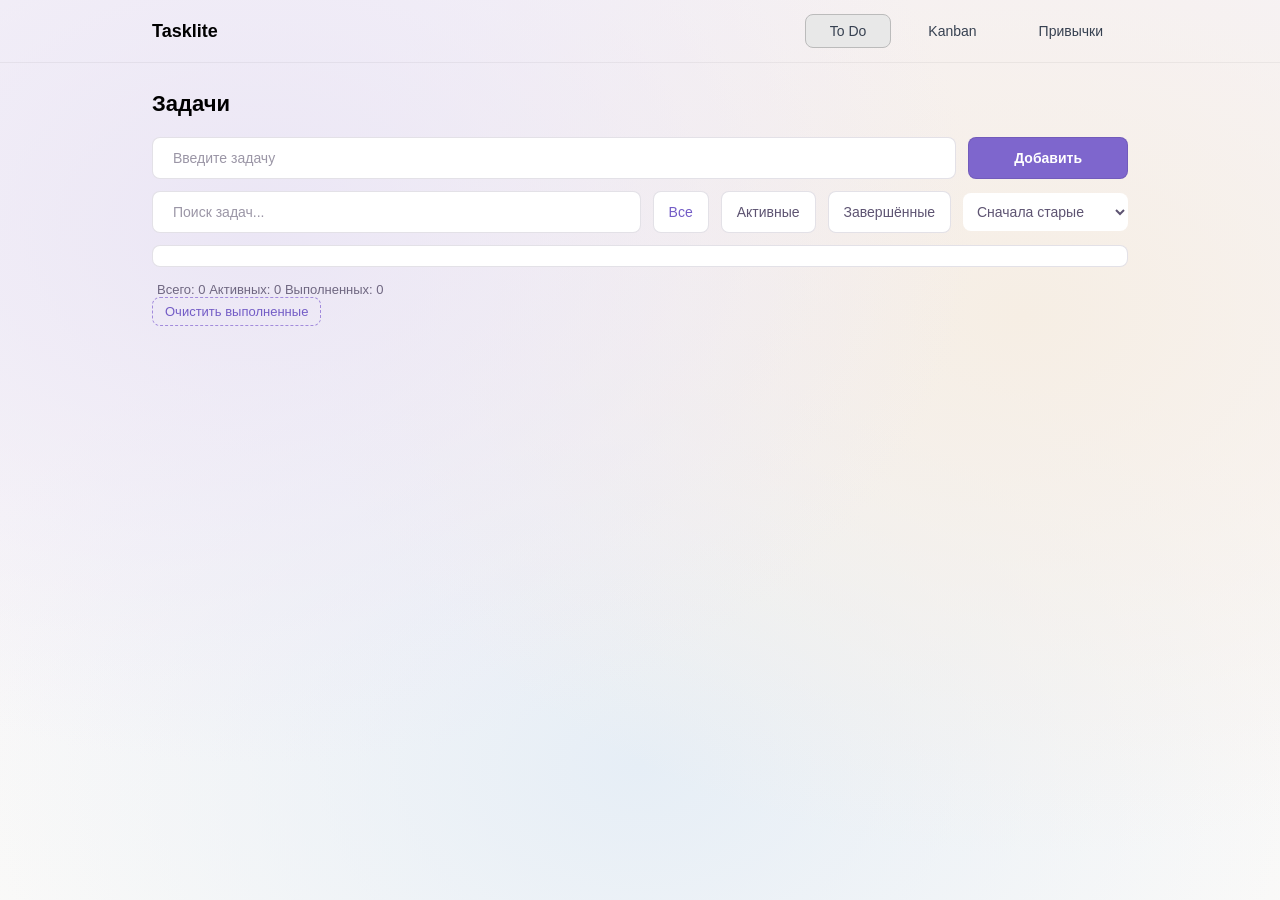
<file: index.html>
<!DOCTYPE html>
<html lang="en">
<head>
    <meta charset="UTF-8">
    <meta name="viewport" content="width=device-width, initial-scale=1.0">
    <title>TaskLite - To Do</title>
    <link rel="stylesheet" href="style/style.css">
</head>
<body class="todo">
    <header class="header">
        <div class="container header__container">
            <div class="header__title">Tasklite</div>
            <nav class="tabs">
                <a href="index.html" class="tab active">To Do</a>
                <a href="kanban.html" class="tab">Kanban</a>
                <a href="habits.html" class="tab">Привычки</a>
            </nav>
        </div>
    </header>
    <main class="container">
        <h1 class="page-title">Задачи</h1>

        <form class="form-add">
            <input type="text" placeholder="Введите задачу" class="form-add__input">
            <button class="form-add__button">Добавить</button>
        </form>

        <div class="toolbar">
            <input class="toolbar__search" type="text" placeholder="Поиск задач..." />
            <div class="tabs toolbal__tabs">
                <button class="tabs__item tabs__item--active" type="button">Все</button>
                <button class="tabs__item" type="button" data-filter="active">Активные</button>
                <button class="tabs__item" type="button" data-filter="done">Завершённые</button>
            </div>
            <select class="toolbar__sort">
                <option selected>Сначала старые</option>
                <option>Сначала новые</option>
                <option>Название A-Z</option>
                <option>Название Z-A</option>
            </select>
        </div>

        <div class="tasks">
</div>

        <div class="footer-controls">
            <div class="footer-controls__counters">
                <span>Всего: 1</span>
                <span>Активных: 1</span>
                <span>Выполненных: 0</span>
            </div>
            <button class="button button--clear footer-controls__clear" type="button">
                Очистить выполненные
            </button>
        </div>
        
    </main>
    
    <script src="task.js"></script>
    <script defer scr="script.js"></script>
</body>
</html>
</file>
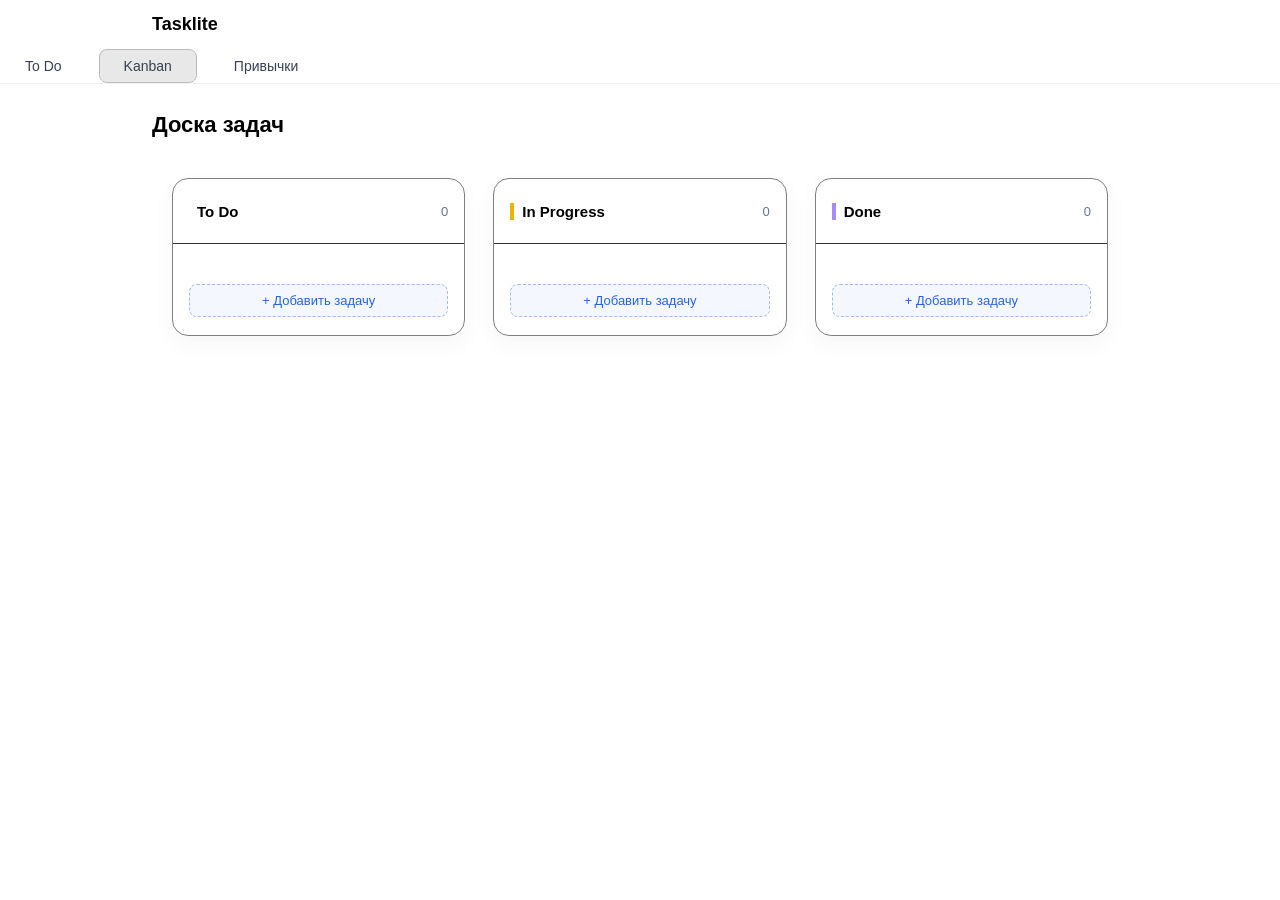
<file: kanban.html>
<!DOCTYPE html>
<html lang="en">
<head>
    <meta charset="UTF-8">
    <meta name="viewport" content="width=device-width, initial-scale=1.0">
    <title>TaskLite - Kanban</title>
    <link rel="stylesheet" href="style/style.css">
</head>
<body class="kanban">
    <header class="header">
        <div class="container header__container">
            <div class="header__title">Tasklite</div>
        </div>
        <nav class="tabs">
            <a href="index.html" class="tab">To Do</a>
            <a href="kanban.html" class="tab active">Kanban</a>
            <a href="habits.html" class="tab">Привычки</a>
        </nav>
    </header>
    <main class="container">
        <h1 class="page-title">Доска задач</h1>
        <div class="board">

            <!-- To Do Column -->
            <div class="column" data-status="to-do">
                <div class="column__header">
                    <h2>To Do</h2>
                    <span class="column__count">0</span>
                </div>
                <div class="task-list">
                    <article class="task kanban">
                        <h3 class="task__title">Прочитать документацию</h3>
                        <p class="task__desc">Разобраться с методами drag&amp;drop API и локальным сохранинием.</p>
                        <footer class="task__footer">
                            <span class="task__label high">Высокий приоритет</span>
                            <time class="task__date">до 12.11</time>
                        </footer>
                    </article>

                    <article class="task kanban">
                        <h3 class="task__title">Сверстать главную страницу</h3>
                        <p class="task__desc">Создать адаптивную сетку и добавить стили для хедера и кнопок.</p>
                        <footer class="task__footer">
                            <span class="task__label medium">Средний приоритет</span>
                            <time class="task__date">до 15.11</time>
                        </footer>
                    </article>

                    
                </div>
                <button class="add-task">+ Добавить задачу</button>
            </div>

            <!-- In Progress Column -->
            <div class="column" data-status="in-progress">
                <div class="column__header">
                    <h2>In Progress</h2>
                    <span class="column__count">0</span>
                </div>
                <div class="task-list">
                    <article class="task kanban">
                        <h3 class="task__title">Настроить стили</h3>
                        <p class="task__desc">Согласовать цветовую схему и тени, привести отступы к системе 8 px.</p>
                        <footer class="task__footer">
                            <span class="task__label low">Низкий приоритет</span>
                            <time class="task__date">до 10.11</time>
                        </footer>
                    </article>
                </div>
                <button class="add-task">+ Добавить задачу</button>
            </div>

            <!-- Done Column -->
            <div class="column" data-status="done">
                <div class="column__header">
                    <h2>Done</h2>
                    <span class="column__count">0</span>
                </div>
                <div class="task-list">
                    <article class="task kanban">
                        <h3 class="task__title">Сделать основные задачи</h3>
                        <p class="task__desc">Создать начальные точки для опоры.</p>
                        <footer class="task__footer">
                            <span class="task__label high">Высокий приоритет</span>
                            <time class="task__date">до 13.11</time>
                        </footer>
                    </article>

                    <article class="task kanban">
                        <h3 class="task__title">Изучить основы JavaScript</h3>
                        <p class="task__desc">Пройти модуль по переменным, функциям и объектам.</p>
                        <footer class="task__footer">
                            <span class="task__label medium">Средний приоритет</span>
                            <time class="task__date">до 13.11</time>
                        </footer>
                    </article>
                </div>
                <button class="add-task">+ Добавить задачу</button>
            </div>

        </div>
    </main>
   <script src="kanban.js"></script> 
</body>
</html>
</file>
<file: style/style.css>
*{
    box-sizing: border-box;
}

html, body{
    margin: 0;
    font-family: "Inter", sans-serif;
    height: 100%;
}

.container{
    max-width: 1024px;
    margin: 0 auto;
    padding: 0 24px;
}

.header{
    position: sticky;
    top: 0;
    z-index: 10;
    border-bottom: 1px solid rgba(0, 0, 0, .05);
}

.page-title{
    font-size: 22px;
    font-weight: 600;
    margin: 28px 0 20px;
}

.tabs__item{
    padding: 10px 15px;
    border: 1px solid rgba(30, 10, 60, 0.12);
    border-radius: 8px;
    font-size: 14px;
    font-weight: 500;
    background: #fff;
    color: #5e5472;
    cursor:pointer;
    transition: background .2s, color .2s, border-color .2s;
}

.tabs__item:hover{
    background: #f6f4ff;
    border-color: rgba(30, 10, 60, 0.12);
    color: #735cc6;
}

.tabs__item:active{
    background: #e0e5f9;
    border-color: #735cc6;
    color: #5d47aa;
}

.tabs__item--active{
    border-color: #cfc6f5;
    color: #735cc6;
}

.toolbar__sort{
    padding: 10px 28px 10px 10px;
    font-size: 14px;
    border: rgba(30, 10, 60, 0.12);
    border-radius: 8px;
    background: #fff;
    font-weight: 500;
    color: #5e5472;
}

.header__container {
    display: flex;
    align-items: center;
    justify-content: space-between;
    padding-top: 14px;
    padding-bottom: 14px;
}

.header__title{
    font-size: 18px;
    font-weight: 700;
}

.tabs{
    display: flex;
    gap: 12px;
}

.tabs__item{
    padding: 12px 15px;
    border-radius: 8px;
    border: 1px solid rgba(30, 10, 60, 0.12);
    font-size: 14px;
}

.tab{
    text-decoration: none;
    background-color: transparent;
    border: 1px solid transparent;
    border-radius: 8px;
    padding: 8px 24px;
    font-size: 14px;
    font-weight: 500;
    color: #374151;
    cursor: pointer;
}

.tab.active{
    background: #e8e8e8;
    border-color: #bbb;
    font-weight: 500;
}

.form-add{
    display: flex;
    margin-bottom: 12px;
    gap: 12px;
}

.form-add__input{
    width: 100%;
    padding: 12px 20px;
    font-size: 14px;
    border: 1px solid rgba(30, 10, 60, 0.12);
    border-radius: 8px;
    background-color: #fff;
}

.form-add__input::placeholder{
    color: #9b96a6;
}

.form-add__button{
    padding: 12px 45px;
    border-radius: 8px;
    border: 1px solid rgba(30, 10, 60, 0.12);
    font-size: 14px;
    font-weight: 600;
    color: #fff;
    background-color: #7e66cd;
    cursor: pointer;
}

.toolbar{
    display: flex;
    align-items: center;
    gap: 12px;
    margin-bottom: 12px;
}

.toolbar__search{
    width: 100%;
    padding: 12px 20px;
    font-size: 14px;
    border: 1px solid rgba(30, 10, 60, 0.12);
    border-radius: 8px;
    background-color: #fff;
}

.toolbar__search::placeholder{
    color: #9b96a6;
}

.toolbar__search:active{
    border: 1px solid rgba(30, 10, 60, 0.2);
}

.toolbar__search:focus{
    border: 1px solid #7e66cd;
    box-shadow: 3px solid rgba(126, 102, 205, 0.28);
}

.todo{
    background:
    radial-gradient(1200px 900px at 20% 25%, #ebe6f5 0%, transparent 60%),
    radial-gradient(1200px 900px at 80% 35%, #f6eee4 0%, transparent 60%),
    radial-gradient(1200px 900px at 50% 85%, #e6eef6 0%, transparent 60%),
    linear-gradient(#f6f3f9, #fbfaf8);
    background-attachment: fixed;
}

.tasks{
    padding: 10px 12px;
    border: 1px solid rgba(30, 10, 60, 0.12);
    border-radius: 8px;
    background: #fff;
    margin-bottom: 15px;
    display: flex;
    align-items: baseline;
    flex-direction: column;
    justify-content: space-between;
    gap: 8px;
}

.task--done .task__title{
    text-decoration: line-through;
    color: #9b96a6;
}

.task--done .task__meta{
    color: #c2bcc9;
}

.task__title{
    font-size: 14px;
    font-weight: 700;
    margin-bottom: 4px;
    color: #221c2a;
}

.task__meta{
    font-size: 12px;
    color: #8a8398;
}

.task__actions{
    display: flex;
    align-items: center;
    gap: 8px;
}

.task__action{
    width: 26px;
    height: 26px;
    border: 1px solid rgba(30, 10, 60, 0.12);
    border-radius: 6px;
    background: #fff;
    display: flex;
    align-items: center;
    justify-content: center;
    cursor: pointer;
}

.task__action:hover{
    background: #f6f4ff;
    border-color: rgba(30, 10, 60, 0.12);
    box-shadow: rgba(30, 10, 60, 0.12);
}

.task__action:focus{
    outline: none;
    box-shadow: 0 0 0 3px rgba(30, 10, 60, 0.22);
}

.task__action:active{
    transform: translateY(1px);
}

.task__icon{
    width: 14px;
    height: 14px;
    display: block;
}

.footer__control{
    align-items: center;
    flex-direction: row;
    margin-top: 4px;
}

.footer-controls__counters{
    font-size: 13px;
    color: #6f6781;
    margin-left: 5px;
}

.button--clear{
    background: transparent;
    text-align: left;
    padding: 6px 12px;
    font-size: 13px;
    border-radius: 8px;
    cursor:pointer;
    transition: all 0.2s ease-in-out;
    color: #735cc6;
    border: 1px dashed #a28bdc;
}

.button--clear:hover{
    background-color: #f6f4ff;
    color: #735cc6;
    border: 1px solid #735cc6;
}

.button--clear:active{
    background-color: #e9e5f9;
    border: 1px solid #5d47aa;
    color: #5d47aa;
}

.button--clear:disabled{
    color: #8e8b99;
    border: 1px solid #c8c5cf;
    background-color: #f1f1f3;
    cursor: not-allowed;
}

.input--error{
    border-color: #cb6e6e;
    box-shadow: 0 0 4px rgba(203, 110, 110, 0.3)
}

.board{
   display: flex; 
   gap: 28px;
   justify-content: center;
   align-items: flex-start;
   max-width: 1200px;
   margin: 0 auto;
   padding: 20px;
}

.column{
    backdrop-filter: blur(8px);
    border: 1px solid rgba(0, 0, 0, 0.5);
    border-radius: 16px;
    width: 320px;
    display: flex;
    flex-direction: column;
    box-shadow: 0 8px 24px rgba(0, 0, 0, 0.04);
}

.column__header{
    display: flex;
    justify-content: space-between;
    align-items: center;
    padding: 12px 16px 10px;
    border-bottom: 1px solid rgba(0, 0, 0, 0.8);
}

.column__header h2{
    font-size: 15px;
    font-weight: 600;
    padding-left: 8px;
}

.column__count{
    font-size: 13px;
    color: #64748b;
}

.column[data-status="todo"] .column__header h2{
    border-left: 4px solid #3b82f6;
}

.column[data-status="in-progress"] .column__header h2{
    border-left: 4px solid #eab308;
}

.column[data-status="done"] .column__header h2{
    border-left: 4px solid #a78bfa;
}

.task-list{
    display: flex;
    gap: 14px;
    padding: 14px 16px;
    flex-direction: column;
}

.task.kanban{
    background: #fff;
    border: 1px solid rgba(0, 0, 0, 0.06);
    border-radius: 10px;
    padding: 16px 18px;
    box-shadow: 0 2px 6px rgba(0, 0, 0, 0.04);
    display: flex;
    flex-direction: column;
    gap: 10px;
    align-items: flex-start;
    transition: box-shadow 0.2s, transform 0.15s;
    cursor: grab;
}

.task.kanban:hover{
    transform: translateY(-1px);
    box-shadow: 0 4px 12px rgba(0, 0, 0, 0.08);
}

.task__lite{
    font-size: 14px;
    font-weight: 600;
    color: #111827;
    margin: 0;
    line-height: 1.3;
}

.task__desc{
    font-size: 13px;
    color: #4b5563;
    line-height: 1.45;
    margin: 0;
    word-wrap: break-word;
    border-bottom: 1px solid rgba(0, 0, 0, 0.06);
    padding-bottom: 10px;
}

.task__footer{
    display: flex;
    justify-content: space-between;
    align-items: center;
    width: 100%;
}

.task__label{
    font-size: 12,5px;
    font-weight: 700;
    padding: 3px 10px;
    border-radius: 6px;
    background-color: #f1f5f9;
    color: #1e293b;
}

.task__date{
    font-size: 12,5px;
    font-weight: 700;
    background-color: #f1f5f9;
    color: #64748b;
}

.task__label.high{
    background-color: #fee2e2;
    color: #b91c1c;
}

.task__label.medium{
    background-color: #fef3c7;
    color: #92400e;
}

.task__label.low{
    background-color: #dcfce7;
    color: #166534;
}

.add-task{
    margin: 12px 16px 18px;
    padding: 8px;
    font-size: 13px;
    color: #2563eb;
    background-color:  rgba(37, 99, 235, 0.05);
    border: 1px dashed rgba(37, 99, 235, 0.4);
    border-radius: 8px;
}

.add-task:hover{
    background-color: rgba(37, 99, 235, 0.12);
    border: 1px solid #2563eb;
}

#drag {
    width: 150px;
    height: 150px;
    background: red;
    color: white;
    text-align: center;
    line-height: 150px;
    margin: 20px;
}

#drop {
    width: 300px;
    height: 200px;
    border: 2px solid black;
    margin: 20px;
}

.drag-over {
    background: lightgray;
}

.task.kanban.dragging {
    opacity: 0.6;
    transform: scale(0.98);
    cursor: grabbing;
    box-shadow: 0 4px 14px rgba(0, 0, 0, 0.12);
}

.column.drag-over {
    background: rgba(225, 225, 225, 0.95);
    box-shadow: 0px 16px 32px 9px rgba(225, 225, 225, 0.2);
    border-color: rgba(37, 99, 235, 0.3);
    transition: box-shadow 0.2s, background 0.2s, border-color 0.2s;
}

.column.drag-over .column__header h2 {
    border-left-color: #2563eb;
}
</file>
